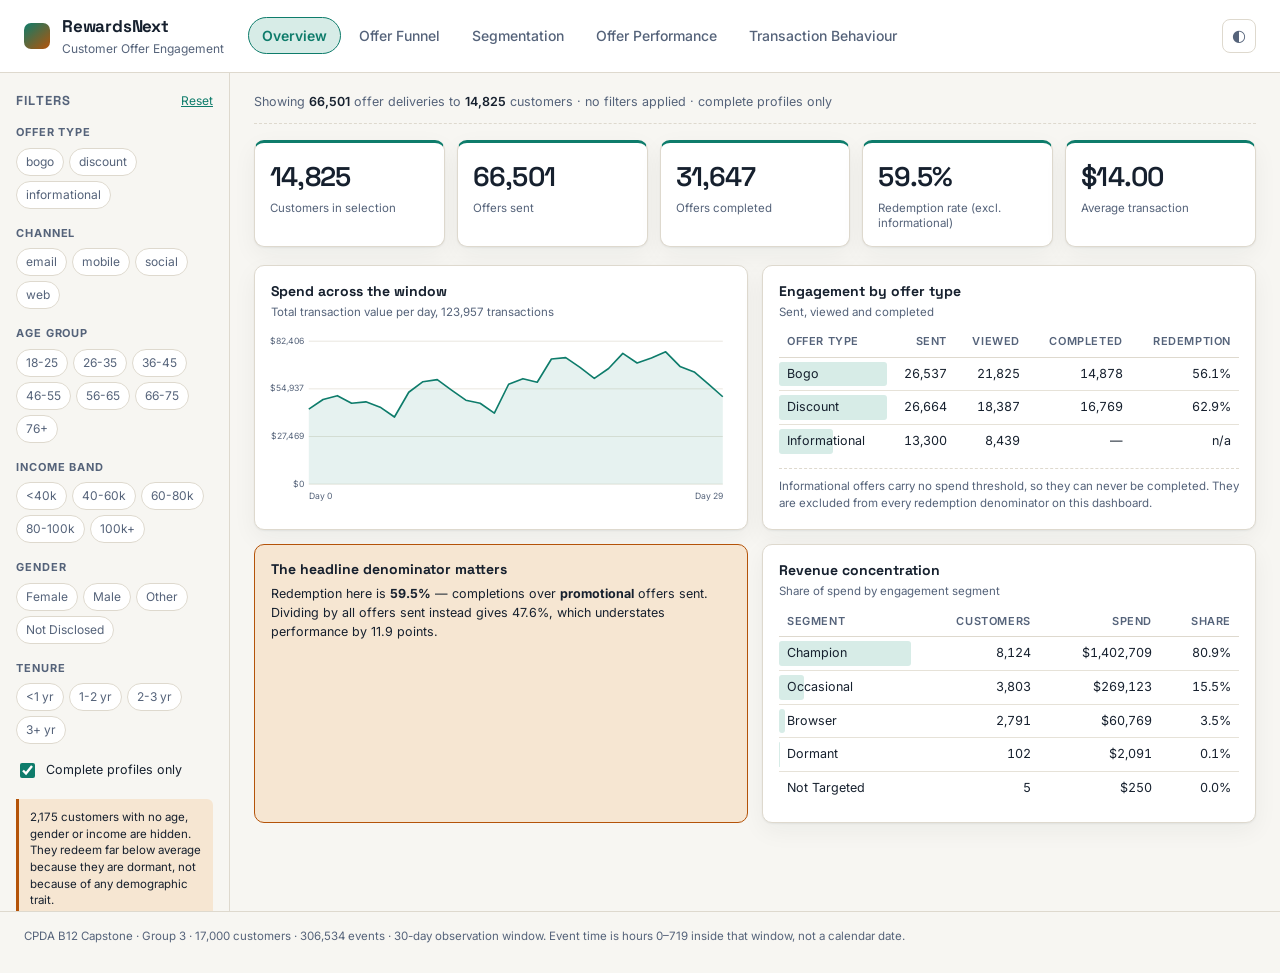
<file: index.html>
<!doctype html>
<html lang="en">
<head>
<meta charset="utf-8">
<meta name="viewport" content="width=device-width, initial-scale=1">
<title>RewardsNext — Customer Offer Engagement</title>
<meta http-equiv="refresh" content="0; url=dashboard/">
<link rel="canonical" href="dashboard/">
<style>
  :root { color-scheme: light dark; }
  body {
    margin: 0; min-height: 100vh;
    display: flex; align-items: center; justify-content: center;
    font-family: system-ui, -apple-system, 'Segoe UI', sans-serif;
    background: #F7F6F2; color: #16202E;
  }
  @media (prefers-color-scheme: dark) { body { background: #11161E; color: #ECEFF4; } }
  .box { text-align: center; padding: 24px; }
  h1 { font-size: 20px; margin: 0 0 8px; }
  p { font-size: 14px; color: #55637A; margin: 0 0 18px; }
  a {
    display: inline-block; padding: 10px 18px; border-radius: 8px;
    background: #0E7C6B; color: #fff; text-decoration: none; font-size: 14px; font-weight: 600;
  }
</style>
</head>
<body>
<div class="box">
  <h1>RewardsNext — Customer Offer Engagement</h1>
  <p>Taking you to the dashboard…</p>
  <a href="dashboard/">Open the dashboard</a>
</div>
</body>
</html>
</file>
<file: dashboard/styles.css>
:root {
  --ink: #16202E;
  --ink-soft: #55637A;
  --paper: #F7F6F2;
  --panel: #FFFFFF;
  --panel-alt: #F0EEE7;
  --line: #DED9CE;
  --accent: #0E7C6B;
  --accent-soft: #D7ECE7;
  --flag: #B45309;
  --flag-soft: #F6E6D2;
  --grid: #E6E2D8;
  --shadow: 0 1px 2px rgba(22, 32, 46, .06), 0 8px 24px rgba(22, 32, 46, .05);
  --radius: 10px;
}

@media (prefers-color-scheme: dark) {
  :root:not([data-theme="light"]) {
    --ink: #ECEFF4;
    --ink-soft: #9DA9BC;
    --paper: #11161E;
    --panel: #19202B;
    --panel-alt: #212A38;
    --line: #2E3947;
    --accent: #4FC2AE;
    --accent-soft: #1C3A38;
    --flag: #E0924A;
    --flag-soft: #3A2B1A;
    --grid: #2A3340;
    --shadow: 0 1px 2px rgba(0, 0, 0, .3), 0 8px 24px rgba(0, 0, 0, .25);
  }
}

:root[data-theme="dark"] {
  --ink: #ECEFF4;
  --ink-soft: #9DA9BC;
  --paper: #11161E;
  --panel: #19202B;
  --panel-alt: #212A38;
  --line: #2E3947;
  --accent: #4FC2AE;
  --accent-soft: #1C3A38;
  --flag: #E0924A;
  --flag-soft: #3A2B1A;
  --grid: #2A3340;
  --shadow: 0 1px 2px rgba(0, 0, 0, .3), 0 8px 24px rgba(0, 0, 0, .25);
}

* { box-sizing: border-box; }

body {
  margin: 0;
  background: var(--paper);
  color: var(--ink);
  font-family: 'Inter', system-ui, -apple-system, sans-serif;
  font-size: 14px;
  line-height: 1.5;
  -webkit-font-smoothing: antialiased;
}

h1, h2, h3, .num { font-family: 'Space Grotesk', 'Inter', sans-serif; }

/* ---------- top bar ---------- */
.topbar {
  display: flex;
  align-items: center;
  gap: 24px;
  padding: 14px 24px;
  border-bottom: 1px solid var(--line);
  background: var(--panel);
  position: sticky;
  top: 0;
  z-index: 10;
  flex-wrap: wrap;
}

.brand { display: flex; align-items: center; gap: 12px; }
.brand h1 { font-size: 17px; margin: 0; letter-spacing: -.2px; }
.brand p { margin: 0; font-size: 12px; color: var(--ink-soft); }
.mark {
  width: 26px; height: 26px; border-radius: 7px;
  background: linear-gradient(140deg, var(--accent), var(--flag));
  display: block;
}

.tabs { display: flex; gap: 4px; flex: 1; flex-wrap: wrap; }
.tabs button {
  font: inherit;
  font-weight: 500;
  padding: 7px 13px;
  border: 1px solid transparent;
  border-radius: 999px;
  background: none;
  color: var(--ink-soft);
  cursor: pointer;
}
.tabs button:hover { color: var(--ink); background: var(--panel-alt); }
.tabs button[aria-current="true"] {
  background: var(--accent-soft);
  color: var(--accent);
  border-color: var(--accent);
  font-weight: 600;
}

.theme-toggle {
  font-size: 16px; line-height: 1;
  width: 34px; height: 34px;
  border: 1px solid var(--line);
  border-radius: 8px;
  background: var(--panel);
  color: var(--ink-soft);
  cursor: pointer;
}

/* ---------- layout ---------- */
.shell { display: flex; align-items: flex-start; gap: 0; }

.rail {
  width: 230px;
  flex: none;
  border-right: 1px solid var(--line);
  padding: 18px 16px 40px;
  position: sticky;
  top: 62px;
  max-height: calc(100vh - 62px);
  overflow-y: auto;
}
.rail-head { display: flex; justify-content: space-between; align-items: baseline; margin-bottom: 14px; }
.rail-head h2 { font-size: 13px; margin: 0; text-transform: uppercase; letter-spacing: 1.2px; color: var(--ink-soft); }
.linkbtn {
  font: inherit; font-size: 12px; border: none; background: none;
  color: var(--accent); cursor: pointer; padding: 0; text-decoration: underline;
}

.fgroup { margin-bottom: 16px; }
.fgroup > h3 {
  font-family: 'Inter', sans-serif;
  font-size: 11px; text-transform: uppercase; letter-spacing: .9px;
  color: var(--ink-soft); margin: 0 0 7px;
}
.chips { display: flex; flex-wrap: wrap; gap: 5px; }
.chip {
  font: inherit; font-size: 12px;
  padding: 4px 9px;
  border: 1px solid var(--line);
  border-radius: 999px;
  background: var(--panel);
  color: var(--ink-soft);
  cursor: pointer;
}
.chip[aria-pressed="true"] {
  background: var(--accent); border-color: var(--accent); color: #fff; font-weight: 500;
}
:root[data-theme="dark"] .chip[aria-pressed="true"] { color: #0B1116; }

.switch { display: flex; align-items: center; gap: 8px; font-size: 12.5px; cursor: pointer; }
.switch input { accent-color: var(--accent); width: 15px; height: 15px; }

.rail-note {
  margin-top: 18px; padding: 10px 11px;
  background: var(--flag-soft); border-left: 3px solid var(--flag);
  border-radius: 0 6px 6px 0;
  font-size: 11.5px; line-height: 1.45; color: var(--ink);
}

main { flex: 1; padding: 20px 24px 48px; min-width: 0; }

.scope {
  font-size: 12.5px; color: var(--ink-soft);
  margin-bottom: 16px; padding-bottom: 12px;
  border-bottom: 1px dashed var(--line);
}
.scope b { color: var(--ink); font-weight: 600; }

/* ---------- blocks ---------- */
.kpis { display: grid; grid-template-columns: repeat(auto-fit, minmax(165px, 1fr)); gap: 12px; margin-bottom: 18px; }
.kpi {
  background: var(--panel); border: 1px solid var(--line); border-top: 3px solid var(--accent);
  border-radius: var(--radius); padding: 14px 15px; box-shadow: var(--shadow);
}
.kpi.flag { border-top-color: var(--flag); }
.kpi .num { font-size: 27px; font-weight: 600; letter-spacing: -.8px; display: block; }
.kpi .lbl { font-size: 11.5px; color: var(--ink-soft); display: block; margin-top: 3px; line-height: 1.35; }

.grid { display: grid; gap: 14px; margin-bottom: 14px; }
.g2 { grid-template-columns: repeat(auto-fit, minmax(340px, 1fr)); }
.g3 { grid-template-columns: repeat(auto-fit, minmax(260px, 1fr)); }

.panel {
  background: var(--panel); border: 1px solid var(--line);
  border-radius: var(--radius); padding: 15px 16px 17px; box-shadow: var(--shadow);
  min-width: 0;
}
.panel > h3 { font-size: 14px; margin: 0 0 2px; }
.panel > .sub { font-size: 11.5px; color: var(--ink-soft); margin: 0 0 12px; }

.note {
  font-size: 11.5px; color: var(--ink-soft); margin: 10px 0 0;
  padding-top: 9px; border-top: 1px dashed var(--line);
}
.note b { color: var(--flag); }

.callout {
  background: var(--flag-soft); border: 1px solid var(--flag);
  border-radius: var(--radius); padding: 14px 16px;
}
.callout h3 { margin: 0 0 5px; font-size: 14px; color: var(--ink); }
.callout p { margin: 0; font-size: 12.5px; color: var(--ink); line-height: 1.5; }

/* ---------- tables ---------- */
table { width: 100%; border-collapse: collapse; font-size: 12.5px; }
th {
  text-align: left; font-weight: 600; color: var(--ink-soft);
  font-size: 11px; text-transform: uppercase; letter-spacing: .6px;
  padding: 0 8px 7px; border-bottom: 1px solid var(--line);
}
td { padding: 7px 8px; border-bottom: 1px solid var(--grid); }
tr:last-child td { border-bottom: none; }
td.n, th.n { text-align: right; font-variant-numeric: tabular-nums; }
.bar-cell { position: relative; }
.bar-cell span { position: relative; z-index: 1; }
.bar-cell i {
  position: absolute; left: 0; top: 4px; bottom: 4px;
  background: var(--accent-soft); border-radius: 3px; display: block;
}

svg { display: block; width: 100%; height: auto; overflow: visible; }
.axis { font-size: 10.5px; fill: var(--ink-soft); }
.gridline { stroke: var(--grid); stroke-width: 1; }
.vlabel { font-size: 11px; fill: var(--ink); font-weight: 600; }

.legend { display: flex; gap: 14px; flex-wrap: wrap; font-size: 11.5px; color: var(--ink-soft); margin-top: 10px; }
.legend span { display: flex; align-items: center; gap: 5px; }
.swatch { width: 10px; height: 10px; border-radius: 2px; display: block; }

.empty { padding: 30px 0; text-align: center; color: var(--ink-soft); font-size: 13px; }

.pagefoot {
  border-top: 1px solid var(--line); padding: 16px 24px 28px;
  font-size: 11.5px; color: var(--ink-soft);
}
.pagefoot p { margin: 0; max-width: 900px; }

@media (max-width: 820px) {
  .shell { flex-direction: column; }
  .rail { width: 100%; position: static; max-height: none; border-right: none; border-bottom: 1px solid var(--line); }
  main { padding: 16px; width: 100%; }
  .topbar { padding: 12px 16px; }
}
</file>
